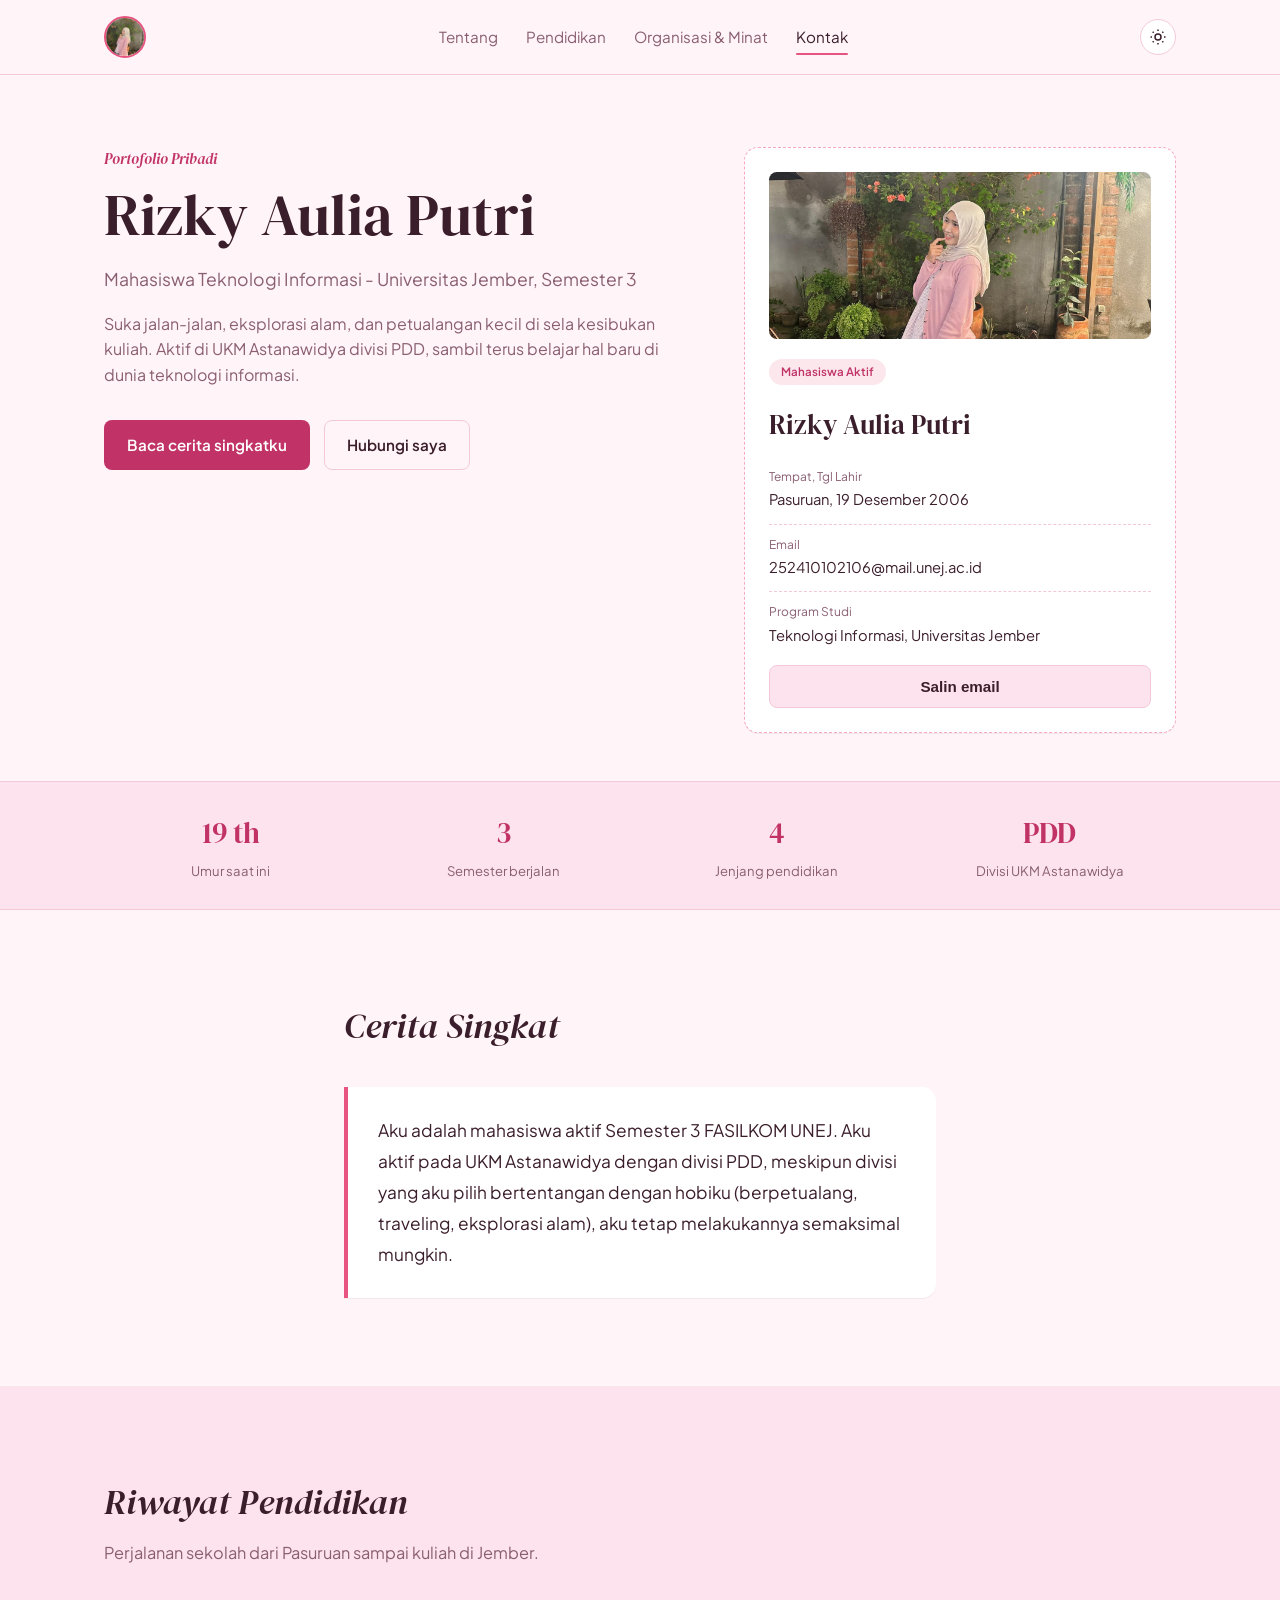
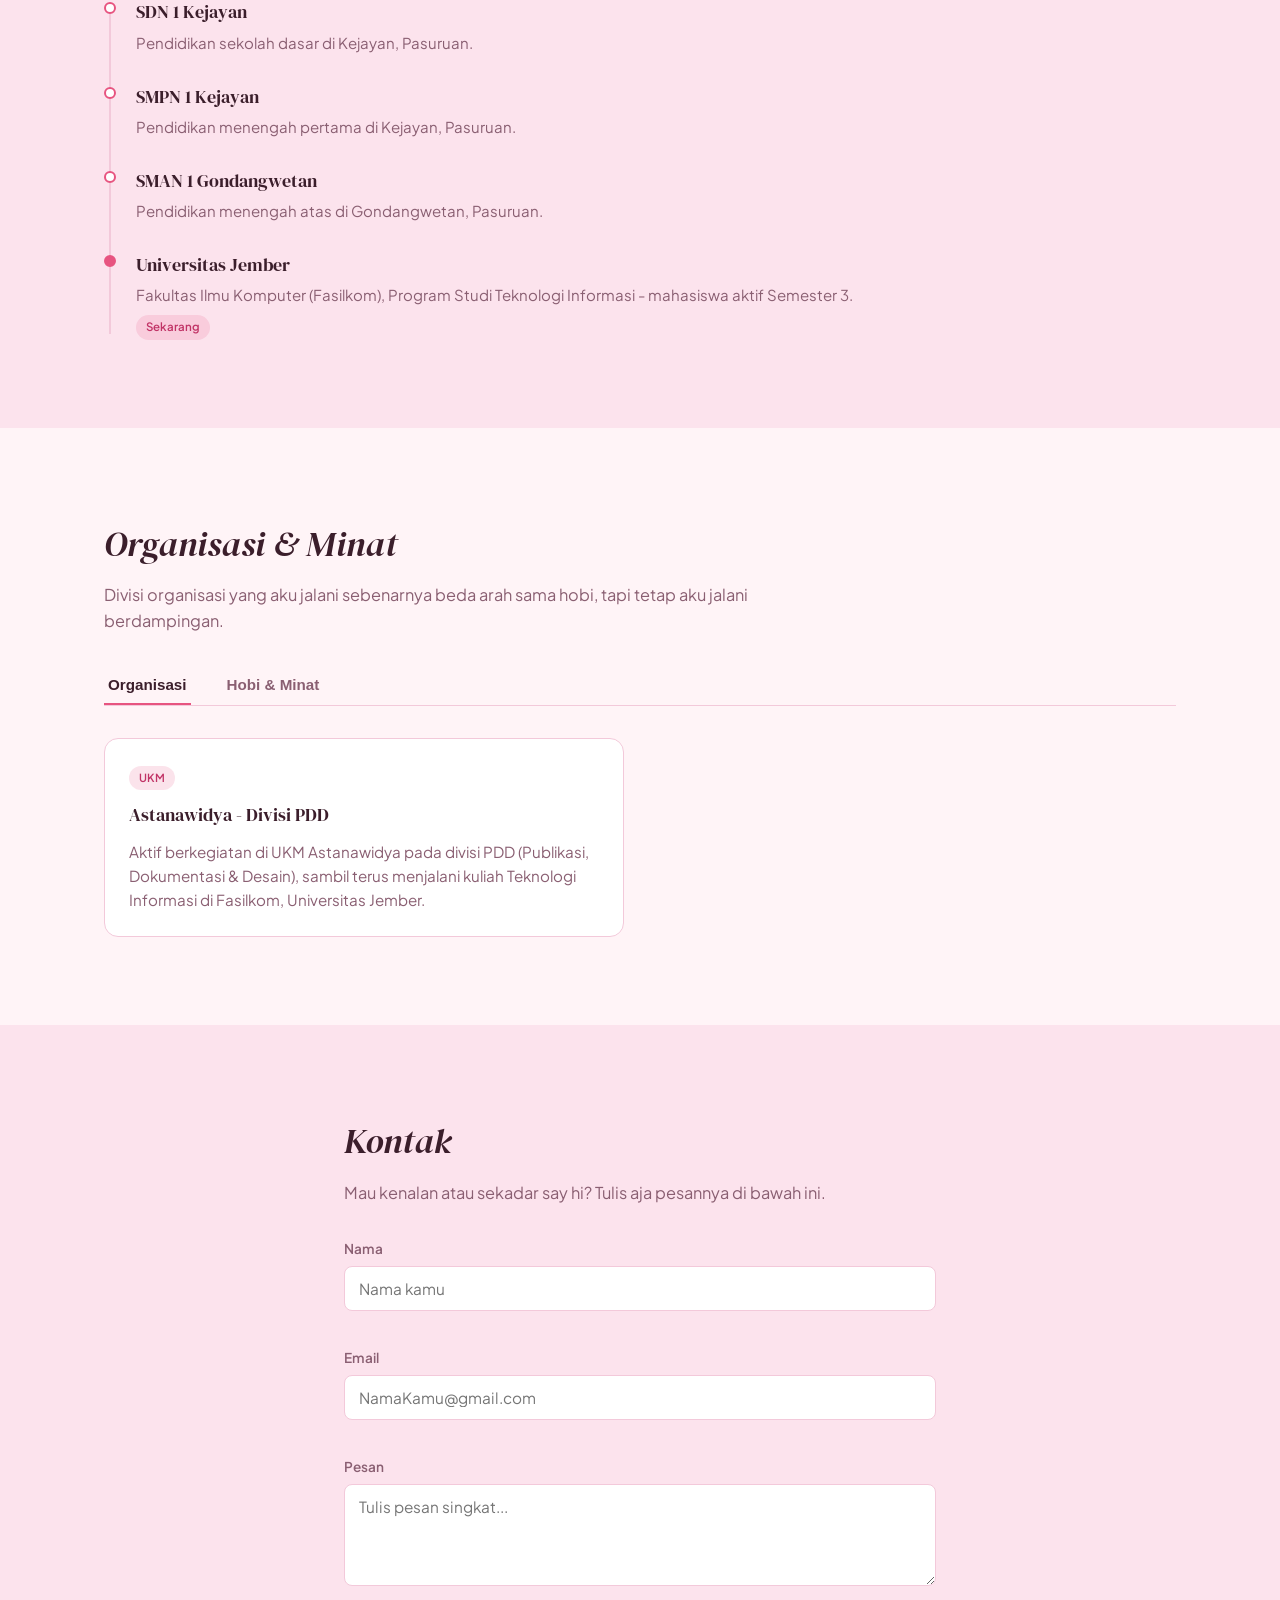
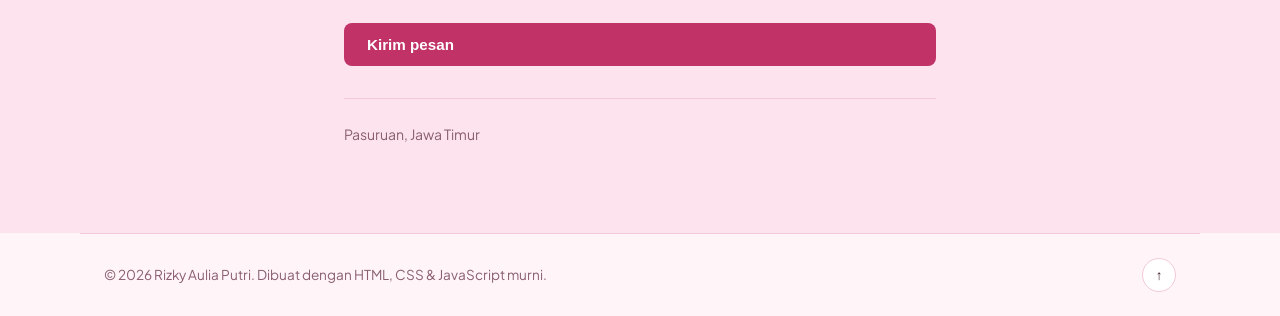
<file: portfolio-rizky/index.html>
<!DOCTYPE html>
<html lang="id">
<head>
<meta charset="UTF-8">
<meta name="viewport" content="width=device-width, initial-scale=1.0">
<title>Rizky Aulia Putri - Portofolio</title>
<meta name="description" content="Portofolio pribadi Rizky Aulia Putri, mahasiswa Teknologi Informasi Universitas Jember.">
<link rel="preconnect" href="https://fonts.googleapis.com">
<link rel="preconnect" href="https://fonts.gstatic.com" crossorigin>
<link href="https://fonts.googleapis.com/css2?family=DM+Serif+Display:ital@0;1&family=Plus+Jakarta+Sans:wght@400;500;600;700&display=swap" rel="stylesheet">
<link rel="stylesheet" href="style.css">
</head>
<body>

<div class="progress-bar" id="progressBar"></div>

<header class="site-header" id="siteHeader">
  <div class="header-inner">
    <a href="#top" class="brand">
      <img class="brand-photo" src="assets/aul.jpeg" alt="Foto Rizky Aulia Putri">
    </a>

    <nav class="main-nav" id="mainNav">
      <a href="#tentang" class="nav-link">Tentang</a>
      <a href="#pendidikan" class="nav-link">Pendidikan</a>
      <a href="#organisasi" class="nav-link">Organisasi &amp; Minat</a>
      <a href="#kontak" class="nav-link">Kontak</a>
    </nav>

    <div class="header-actions">
      <button class="theme-toggle" id="themeToggle" type="button" aria-label="Ganti tampilan gelap/terang">
        <svg id="iconSun" width="18" height="18" viewBox="0 0 24 24" fill="none" stroke="currentColor" stroke-width="2"><circle cx="12" cy="12" r="4"/><path d="M12 2v2M12 20v2M4.9 4.9l1.4 1.4M17.7 17.7l1.4 1.4M2 12h2M20 12h2M4.9 19.1l1.4-1.4M17.7 6.3l1.4-1.4"/></svg>
        <svg id="iconMoon" width="18" height="18" viewBox="0 0 24 24" fill="none" stroke="currentColor" stroke-width="2"><path d="M21 12.8A9 9 0 1 1 11.2 3a7 7 0 0 0 9.8 9.8z"/></svg>
      </button>
      <button class="nav-toggle" id="navToggle" type="button" aria-label="Buka menu" aria-expanded="false">
        <span></span><span></span><span></span>
      </button>
    </div>
  </div>
</header>

<main id="top">

  <!-- HERO -->
  <section class="hero" id="hero">
    <div class="hero-inner">
      <p class="hero-kicker">Portofolio Pribadi</p>
      <h1 class="hero-name">Rizky Aulia Putri</h1>
      <p class="hero-role">Mahasiswa Teknologi Informasi - Universitas Jember, Semester 3</p>
      <p class="hero-desc">Suka jalan-jalan, eksplorasi alam, dan petualangan kecil di sela kesibukan kuliah. Aktif di UKM Astanawidya divisi PDD, sambil terus belajar hal baru di dunia teknologi informasi.</p>
      <div class="hero-cta">
        <a href="#tentang" class="btn btn-primary">Baca cerita singkatku</a>
        <a href="#kontak" class="btn btn-ghost">Hubungi saya</a>
      </div>
    </div>

    <div class="postcard" id="postcard">
      <img class="postcard-stamp" src="assets/aul.jpeg" alt="Foto Rizky Aulia Putri">
      <div class="postcard-mark">Mahasiswa Aktif</div>
      <h2 class="postcard-title">Rizky Aulia Putri</h2>
      <dl class="postcard-list">
        <div class="postcard-row"><dt>Tempat, Tgl Lahir</dt><dd>Pasuruan, 19 Desember 2006</dd></div>
        <div class="postcard-row"><dt>Email</dt><dd id="idEmail">252410102106@mail.unej.ac.id</dd></div>
        <div class="postcard-row"><dt>Program Studi</dt><dd>Teknologi Informasi, Universitas Jember</dd></div>
      </dl>
      <button class="btn btn-copy" id="copyEmailBtn" type="button">
        <span id="copyEmailLabel">Salin email</span>
      </button>
    </div>
  </section>

  <!-- STRIP -->
  <section class="strip" id="strip">
    <div class="strip-inner">
      <div class="strip-item">
        <span class="strip-value" id="ageValue">-</span>
        <span class="strip-label">Umur saat ini</span>
      </div>
      <div class="strip-item">
        <span class="strip-value">3</span>
        <span class="strip-label">Semester berjalan</span>
      </div>
      <div class="strip-item">
        <span class="strip-value">4</span>
        <span class="strip-label">Jenjang pendidikan</span>
      </div>
      <div class="strip-item">
        <span class="strip-value">PDD</span>
        <span class="strip-label">Divisi UKM Astanawidya</span>
      </div>
    </div>
  </section>

  <!-- TENTANG / CERITA -->
  <section class="section" id="tentang">
    <div class="section-inner section-inner--narrow">
      <h2 class="section-title">Cerita Singkat</h2>

      <blockquote class="story-card">
        <p>Aku adalah mahasiswa aktif Semester 3 FASILKOM UNEJ. Aku aktif pada UKM Astanawidya dengan divisi PDD, meskipun divisi yang aku pilih bertentangan dengan hobiku (berpetualang, traveling, eksplorasi alam), aku tetap melakukannya semaksimal mungkin.</p>
      </blockquote>
    </div>
  </section>

  <section class="section section-alt" id="pendidikan">
    <div class="section-inner">
      <h2 class="section-title">Riwayat Pendidikan</h2>
      <p class="section-sub">Perjalanan sekolah dari Pasuruan sampai kuliah di Jember.</p>

      <ol class="timeline">
        <li class="timeline-item">
          <span class="timeline-dot"></span>
          <div class="timeline-body">
            <h3>SDN 1 Kejayan</h3>
            <p>Pendidikan sekolah dasar di Kejayan, Pasuruan.</p>
          </div>
        </li>
        <li class="timeline-item">
          <span class="timeline-dot"></span>
          <div class="timeline-body">
            <h3>SMPN 1 Kejayan</h3>
            <p>Pendidikan menengah pertama di Kejayan, Pasuruan.</p>
          </div>
        </li>
        <li class="timeline-item">
          <span class="timeline-dot"></span>
          <div class="timeline-body">
            <h3>SMAN 1 Gondangwetan</h3>
            <p>Pendidikan menengah atas di Gondangwetan, Pasuruan.</p>
          </div>
        </li>
        <li class="timeline-item is-current">
          <span class="timeline-dot"></span>
          <div class="timeline-body">
            <h3>Universitas Jember</h3>
            <p>Fakultas Ilmu Komputer (Fasilkom), Program Studi Teknologi Informasi - mahasiswa aktif Semester 3.</p>
            <span class="badge">Sekarang</span>
          </div>
        </li>
      </ol>
    </div>
  </section>

  <section class="section" id="organisasi">
    <div class="section-inner">
      <h2 class="section-title">Organisasi &amp; Minat</h2>
      <p class="section-sub">Divisi organisasi yang aku jalani sebenarnya beda arah sama hobi, tapi tetap aku jalani berdampingan.</p>

      <div class="tabs" role="tablist" aria-label="Organisasi dan minat">
        <button class="tab-btn is-active" id="tabOrganisasi" role="tab" aria-selected="true" aria-controls="panelOrganisasi" data-target="panelOrganisasi" type="button">Organisasi</button>
        <button class="tab-btn" id="tabHobi" role="tab" aria-selected="false" aria-controls="panelHobi" data-target="panelHobi" type="button">Hobi &amp; Minat</button>
      </div>

      <div class="tab-panel" id="panelOrganisasi" role="tabpanel" aria-labelledby="tabOrganisasi">
        <div class="org-card">
          <span class="exp-tag">UKM</span>
          <h3>Astanawidya - Divisi PDD</h3>
          <p>Aktif berkegiatan di UKM Astanawidya pada divisi PDD (Publikasi, Dokumentasi &amp; Desain), sambil terus menjalani kuliah Teknologi Informasi di Fasilkom, Universitas Jember.</p>
        </div>
      </div>

      <div class="tab-panel is-hidden" id="panelHobi" role="tabpanel" aria-labelledby="tabHobi">
        <div class="chip-grid">
          <div class="chip-card"><h3>Traveling</h3><p>Senang menjelajahi tempat-tempat baru.</p></div>
          <div class="chip-card"><h3>Berpetualang</h3><p>Suka mencoba pengalaman dan tantangan baru.</p></div>
          <div class="chip-card"><h3>Eksplorasi Alam</h3><p>Menikmati waktu di luar ruangan, dekat dengan alam.</p></div>
        </div>
      </div>
    </div>
  </section>

  <section class="section section-alt" id="kontak">
    <div class="section-inner section-inner--narrow">
      <h2 class="section-title">Kontak</h2>
      <p class="section-sub">Mau kenalan atau sekadar say hi? Tulis aja pesannya di bawah ini.</p>

      <form class="contact-form" id="contactForm" novalidate>
        <div class="form-row">
          <label for="fName">Nama</label>
          <input type="text" id="fName" name="fName" placeholder="Nama kamu" autocomplete="name">
          <span class="form-error" id="errName"></span>
        </div>
        <div class="form-row">
          <label for="fEmail">Email</label>
          <input type="text" id="fEmail" name="fEmail" placeholder="NamaKamu@gmail.com" autocomplete="email">
          <span class="form-error" id="errEmail"></span>
        </div>
        <div class="form-row">
          <label for="fMessage">Pesan</label>
          <textarea id="fMessage" name="fMessage" rows="4" placeholder="Tulis pesan singkat..."></textarea>
          <span class="form-error" id="errMessage"></span>
        </div>
        <button type="submit" class="btn btn-primary">Kirim pesan</button>
        <p class="form-success is-hidden" id="formSuccess">Terima kasih, pesan tersimpan. Aku akan hubungi balik lewat email yang kamu tulis.</p>
      </form>

      <p class="contact-address">Pasuruan, Jawa Timur</p>
    </div>
  </section>

</main>

<footer class="site-footer">
  <p>&copy; <span id="year"></span> Rizky Aulia Putri. Dibuat dengan HTML, CSS &amp; JavaScript murni.</p>
  <button class="btn-top" id="backToTop" type="button" aria-label="Kembali ke atas">&uarr;</button>
</footer>

<script src="script.js"></script>
</body>
</html>
</file>
<file: portfolio-rizky/style.css>
:root{
  --ink: #3B1E2B;
  --ink-soft: #8A5F72;
  --paper: #FFF4F7;
  --paper-alt: #FCE3ED;
  --card: #FFFFFF;
  --line: #F3C9DA;
  --pink: #E75480;
  --pink-deep: #C13366;
  --blush: #F7A8C4;
  --danger: #B23A48;

  --font-display: 'DM Serif Display', serif;
  --font-body: 'Plus Jakarta Sans', system-ui, -apple-system, sans-serif;

  --radius-sm: 8px;
  --radius-md: 14px;
  --shadow-card: 0 1px 0 rgba(59,30,43,0.06);
  --maxw: 1120px;
}

:root[data-theme="dark"]{
  --ink: #FBE7EE;
  --ink-soft: #D9A9BC;
  --paper: #1E0F16;
  --paper-alt: #271420;
  --card: #2C1621;
  --line: #4A2635;
  --pink: #FF77A9;
  --pink-deep: #FF9CC0;
  --blush: #FFB3D1;
  --shadow-card: 0 1px 0 rgba(0,0,0,0.4);
}

*, *::before, *::after{ box-sizing: border-box; }
html{ scroll-behavior: smooth; scroll-padding-top: 90px; }

body{
  margin: 0;
  font-family: var(--font-body);
  background: var(--paper);
  color: var(--ink);
  line-height: 1.6;
  -webkit-font-smoothing: antialiased;
  transition: background .25s ease, color .25s ease;
}

h1, h2, h3{
  font-family: var(--font-display);
  font-weight: 400;
  margin: 0;
  color: var(--ink);
}

p{ margin: 0; }
a{ color: inherit; text-decoration: none; }
img{ max-width: 100%; display: block; }

:focus-visible{
  outline: 2px solid var(--pink);
  outline-offset: 3px;
}

@media (prefers-reduced-motion: reduce){
  *{ animation-duration: 0.001ms !important; transition-duration: 0.001ms !important; scroll-behavior: auto !important; }
}

.section-inner{ max-width: var(--maxw); margin: 0 auto; padding: 0 24px; }
.section-inner--narrow{ max-width: 640px; }

.section{ padding: 88px 0; }
.section-alt{ background: var(--paper-alt); }

.section-title{ font-size: clamp(1.7rem, 3vw, 2.2rem); font-style: italic; }
.section-sub{ color: var(--ink-soft); margin-top: 10px; max-width: 56ch; font-size: 1.02rem; }

.progress-bar{
  position: fixed; top: 0; left: 0; height: 3px; width: 0%;
  background: var(--pink); z-index: 1000; transition: width .1s linear;
}

.site-header{
  position: sticky; top: 0; z-index: 100;
  background: color-mix(in srgb, var(--paper) 88%, transparent);
  backdrop-filter: blur(8px);
  border-bottom: 1px solid var(--line);
}
.header-inner{
  max-width: var(--maxw); margin: 0 auto; padding: 16px 24px;
  display: flex; align-items: center; justify-content: space-between; gap: 16px;
}
.brand{ display: block; }
.brand-photo{
  width: 42px; height: 42px;
  border-radius: 50%;
  object-fit: cover;
  border: 2px solid var(--pink);
}

.main-nav{ display: flex; gap: 28px; }
.nav-link{ font-size: .95rem; color: var(--ink-soft); position: relative; padding: 4px 0; }
.nav-link:hover{ color: var(--ink); }
.nav-link.is-active{ color: var(--ink); }
.nav-link.is-active::after{
  content: ""; position: absolute; left: 0; right: 0; bottom: -2px; height: 2px;
  background: var(--pink); border-radius: 2px;
}

.header-actions{ display: flex; align-items: center; gap: 10px; }

.theme-toggle{
  width: 36px; height: 36px; border-radius: 50%;
  border: 1px solid var(--line); background: var(--card); color: var(--ink);
  display: grid; place-items: center; cursor: pointer;
}
.theme-toggle #iconMoon{ display: none; }
:root[data-theme="dark"] .theme-toggle #iconSun{ display: none; }
:root[data-theme="dark"] .theme-toggle #iconMoon{ display: block; }

.nav-toggle{
  display: none; width: 36px; height: 36px; border: 1px solid var(--line); border-radius: 8px;
  background: var(--card); flex-direction: column; align-items: center; justify-content: center;
  gap: 4px; cursor: pointer;
}
.nav-toggle span{ width: 18px; height: 2px; background: var(--ink); border-radius: 2px; transition: transform .2s ease, opacity .2s ease; }
.nav-toggle.is-open span:nth-child(1){ transform: translateY(6px) rotate(45deg); }
.nav-toggle.is-open span:nth-child(2){ opacity: 0; }
.nav-toggle.is-open span:nth-child(3){ transform: translateY(-6px) rotate(-45deg); }

.hero{
  max-width: var(--maxw); margin: 0 auto; padding: 72px 24px 48px;
  display: grid; grid-template-columns: 1.15fr 0.85fr; gap: 56px; align-items: start;
}
.hero-kicker{ font-size: .95rem; color: var(--pink-deep); font-style: italic; font-family: var(--font-display); }
.hero-name{ font-size: clamp(2.4rem, 5.4vw, 3.6rem); line-height: 1.1; margin-top: 12px; }
.hero-role{ margin-top: 18px; font-size: 1.1rem; color: var(--ink-soft); }
.hero-desc{ margin-top: 18px; max-width: 58ch; color: var(--ink-soft); }
.hero-cta{ margin-top: 32px; display: flex; gap: 14px; flex-wrap: wrap; }

.btn{
  display: inline-flex; align-items: center; gap: 8px; padding: 12px 22px;
  border-radius: var(--radius-sm); font-size: .95rem; font-weight: 600;
  border: 1px solid transparent; cursor: pointer;
  transition: transform .15s ease, background .15s ease, border-color .15s ease;
}
.btn:active{ transform: translateY(1px); }
.btn-primary{ background: var(--pink-deep); color: #fff; }
.btn-primary:hover{ background: var(--pink); }
.btn-ghost{ background: transparent; border-color: var(--line); color: var(--ink); }
.btn-ghost:hover{ border-color: var(--pink); }

.postcard{
  background: var(--card);
  border: 1px dashed var(--blush);
  border-radius: var(--radius-md);
  padding: 24px;
  box-shadow: var(--shadow-card);
  position: relative;
}
.postcard-stamp{
  display: block;
  width: 100%;
  aspect-ratio: 16 / 7;
  object-fit: cover;
  border-radius: var(--radius-sm);
  margin-bottom: 18px;
}
.postcard-mark{
  display: inline-block;
  font-size: .72rem;
  font-weight: 600;
  color: var(--pink-deep);
  background: color-mix(in srgb, var(--pink) 14%, transparent);
  padding: 4px 12px;
  border-radius: 999px;
  margin-bottom: 18px;
}
.postcard-title{
  font-size: 1.7rem;
  margin-bottom: 20px;
}
.postcard-list{ margin: 0; display: flex; flex-direction: column; gap: 12px; }
.postcard-row{ display: flex; flex-direction: column; gap: 2px; border-top: 1px dashed var(--line); padding-top: 10px; }
.postcard-row:first-child{ border-top: none; padding-top: 0; }
.postcard-row dt{ font-size: .75rem; color: var(--ink-soft); }
.postcard-row dd{ margin: 0; font-size: .92rem; word-break: break-word; }

.btn-copy{
  margin-top: 18px; width: 100%; justify-content: center;
  background: var(--paper-alt); border: 1px solid var(--line); color: var(--ink);
}
.btn-copy:hover{ border-color: var(--pink); color: var(--pink-deep); }
.btn-copy.is-copied{ background: color-mix(in srgb, var(--pink) 16%, transparent); border-color: var(--pink); color: var(--pink-deep); }

.strip{ border-top: 1px solid var(--line); border-bottom: 1px solid var(--line); background: var(--paper-alt); }
.strip-inner{
  max-width: var(--maxw); margin: 0 auto; padding: 28px 24px;
  display: grid; grid-template-columns: repeat(4, 1fr); gap: 20px;
}
.strip-item{ display: flex; flex-direction: column; gap: 4px; text-align: center; }
.strip-value{ font-family: var(--font-display); font-size: 1.8rem; color: var(--pink-deep); }
.strip-label{ font-size: .82rem; color: var(--ink-soft); }

.story-card{
  margin: 32px 0 0;
  background: var(--card);
  border-left: 4px solid var(--pink);
  border-radius: 0 var(--radius-md) var(--radius-md) 0;
  padding: 28px 30px;
  box-shadow: var(--shadow-card);
}
.story-card p{
  font-size: 1.08rem;
  line-height: 1.8;
  color: var(--ink);
}

.timeline{ list-style: none; margin: 32px 0 0; padding: 0; position: relative; }
.timeline::before{
  content: ""; position: absolute; left: 5px; top: 6px; bottom: 6px; width: 2px; background: var(--line);
}
.timeline-item{ position: relative; padding: 0 0 28px 32px; }
.timeline-item:last-child{ padding-bottom: 0; }
.timeline-dot{
  position: absolute; left: 0; top: 4px; width: 12px; height: 12px; border-radius: 50%;
  background: var(--card); border: 2px solid var(--pink);
}
.timeline-item.is-current .timeline-dot{ background: var(--pink); }
.timeline-body h3{ font-size: 1.1rem; }
.timeline-body p{ color: var(--ink-soft); margin-top: 4px; font-size: .94rem; }
.badge{
  display: inline-block; margin-top: 8px; font-size: .72rem; font-weight: 600;
  color: var(--pink-deep); background: color-mix(in srgb, var(--pink) 16%, transparent);
  padding: 3px 10px; border-radius: 999px;
}

.tabs{ display: flex; gap: 8px; margin-top: 32px; border-bottom: 1px solid var(--line); }
.tab-btn{
  background: transparent; border: none; border-bottom: 2px solid transparent;
  padding: 10px 4px; margin-right: 24px; font-size: .95rem; font-weight: 600;
  color: var(--ink-soft); cursor: pointer;
}
.tab-btn.is-active{ color: var(--ink); border-color: var(--pink); }

.tab-panel{ padding-top: 32px; }
.tab-panel.is-hidden{ display: none; }

.org-card{
  background: var(--card); border: 1px solid var(--line); border-radius: var(--radius-md);
  padding: 24px; max-width: 520px;
}
.org-card h3{ font-size: 1.15rem; margin-top: 10px; }
.org-card p{ color: var(--ink-soft); margin-top: 10px; font-size: .95rem; }

.exp-tag{
  display: inline-block; font-size: .7rem; font-weight: 600; color: var(--pink-deep);
  background: color-mix(in srgb, var(--pink) 16%, transparent); padding: 3px 10px; border-radius: 999px;
}

.chip-grid{ display: grid; grid-template-columns: repeat(auto-fill, minmax(220px, 1fr)); gap: 16px; }
.chip-card{ background: var(--card); border: 1px solid var(--line); border-radius: var(--radius-sm); padding: 18px; }
.chip-card h3{ font-size: 1.02rem; }
.chip-card p{ color: var(--ink-soft); font-size: .88rem; margin-top: 6px; }

.contact-form{ margin-top: 32px; display: flex; flex-direction: column; gap: 18px; }
.form-row{ display: flex; flex-direction: column; gap: 6px; }
.form-row label{ font-size: .85rem; font-weight: 600; color: var(--ink-soft); }
.form-row input, .form-row textarea{
  font-family: var(--font-body); font-size: .96rem; padding: 12px 14px; border-radius: var(--radius-sm);
  border: 1px solid var(--line); background: var(--card); color: var(--ink); resize: vertical;
}
.form-row input:focus, .form-row textarea:focus{ border-color: var(--pink); }
.form-row.has-error input, .form-row.has-error textarea{ border-color: var(--danger); }
.form-error{ font-size: .78rem; color: var(--danger); min-height: 1em; }
.form-success{ font-size: .9rem; color: var(--pink-deep); margin-top: -4px; }
.form-success.is-hidden{ display: none; }

.contact-address{
  margin-top: 32px; padding-top: 24px; border-top: 1px solid var(--line);
  font-size: .88rem; color: var(--ink-soft);
}

.site-footer{
  border-top: 1px solid var(--line); padding: 24px; display: flex; align-items: center;
  justify-content: space-between; max-width: var(--maxw); margin: 0 auto; color: var(--ink-soft); font-size: .85rem;
}
.btn-top{
  width: 34px; height: 34px; border-radius: 50%; border: 1px solid var(--line);
  background: var(--card); color: var(--ink); cursor: pointer;
}

@media (max-width: 900px){
  .hero{ grid-template-columns: 1fr; }
  .postcard{ max-width: 460px; }
}

@media (max-width: 760px){
  .main-nav{
    position: fixed; top: 65px; left: 0; right: 0; background: var(--paper);
    border-bottom: 1px solid var(--line); flex-direction: column; padding: 16px 24px 24px; gap: 16px;
    transform: translateY(-8px); opacity: 0; pointer-events: none;
    transition: opacity .18s ease, transform .18s ease;
  }
  .main-nav.is-open{ opacity: 1; transform: translateY(0); pointer-events: auto; }
  .nav-toggle{ display: flex; }
  .strip-inner{ grid-template-columns: repeat(2, 1fr); }
}

@media (max-width: 480px){
  .section{ padding: 64px 0; }
  .hero{ padding-top: 48px; }
  .hero-cta{ flex-direction: column; align-items: stretch; }
  .btn{ justify-content: center; }
}
</file>
